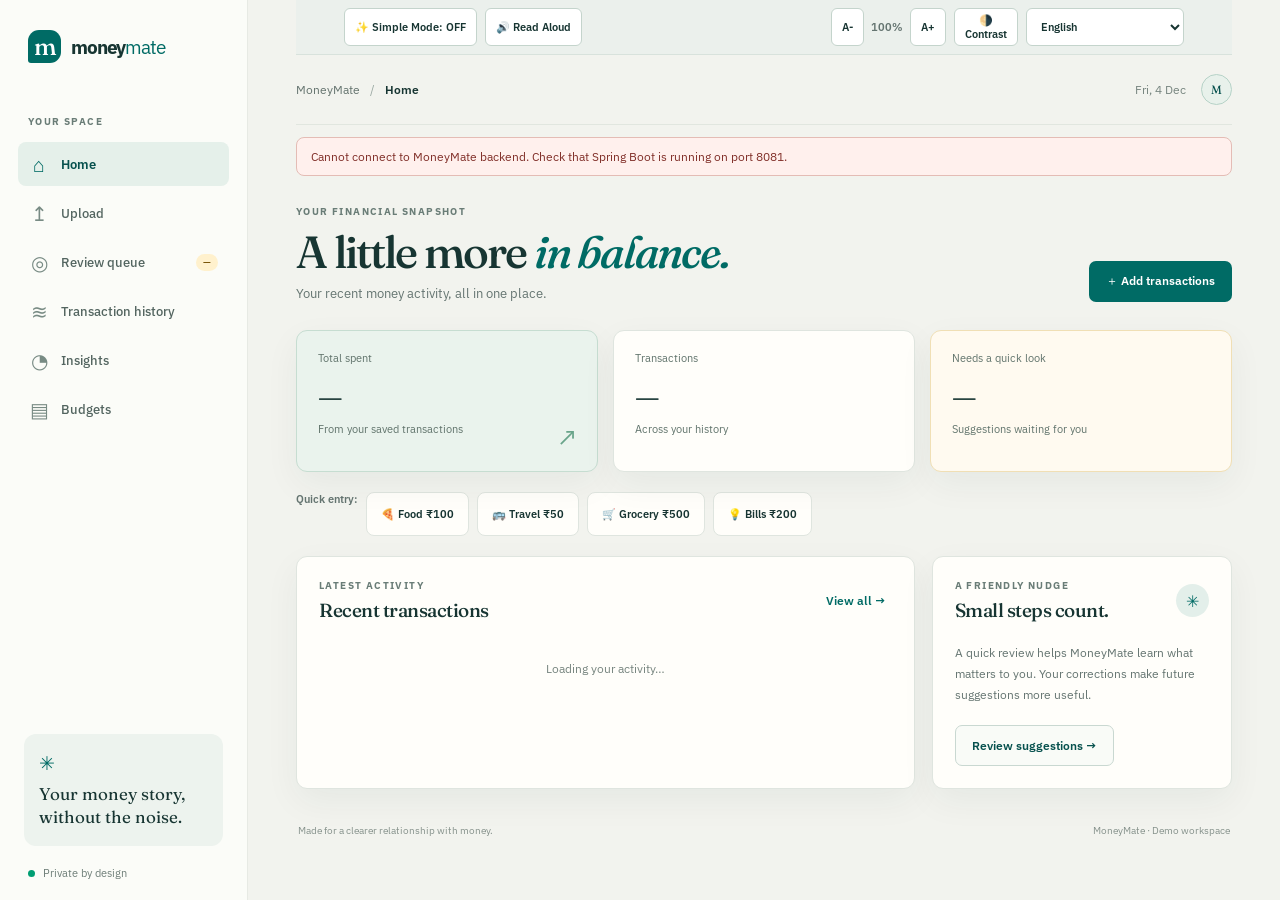
<file: frontend/index.html>
<!doctype html>
<html lang="en">
<head>
  <meta charset="utf-8">
  <meta name="viewport" content="width=device-width, initial-scale=1">
  <meta name="theme-color" content="#f2f3ee">
  <meta name="description" content="A calm, clear view of your everyday money.">
  <title>MoneyMate — money, in perspective</title>
  <link rel="preconnect" href="https://fonts.googleapis.com">
  <link rel="preconnect" href="https://fonts.gstatic.com" crossorigin>
  <link href="https://fonts.googleapis.com/css2?family=Fraunces:opsz,wght@9..144,500;9..144,600&family=IBM+Plex+Sans:wght@400;500;600;700&display=swap" rel="stylesheet">
  <link rel="stylesheet" href="styles.css">
  <script src="app.js" defer></script>
</head>
<body>
<div class="app-shell">
  <aside class="sidebar" aria-label="Main navigation">
    <a class="brand" href="#home" aria-label="MoneyMate home">
      <span class="brand-mark" aria-hidden="true">m</span>
      <span>money<span class="brand-light">mate</span></span>
    </a>
    <p class="nav-caption">YOUR SPACE</p>
    <nav class="primary-nav">
      <button class="nav-link is-active" data-screen="home" aria-current="page"><span>⌂</span> Home</button>
      <button class="nav-link" data-screen="upload"><span>↥</span> Upload</button>
      <button class="nav-link" data-screen="review"><span>◎</span> Review queue <span class="nav-count" id="review-count">—</span></button>
      <button class="nav-link" data-screen="history"><span>≋</span> Transaction history</button>
      <button class="nav-link" data-screen="insights"><span>◔</span> Insights</button>
      <button class="nav-link" data-screen="budgets"><span>▤</span> Budgets</button>
    </nav>
    <div class="sidebar-note"><span class="note-icon">✳</span><p>Your money story,<br>without the noise.</p></div>
    <div class="sidebar-footer"><span class="online-dot"></span> Private by design</div>
  </aside>

  <main class="main-content">
    <aside aria-label="Accessibility settings" class="a11y-toolbar">
      <div class="a11y-group">
        <button id="btn-simple-mode" class="a11y-btn" aria-pressed="false" onclick="toggleSimpleMode()">✨ Simple Mode: OFF</button>
        <button id="btn-read-aloud" class="a11y-btn" onclick="toggleReadAloud()" aria-label="Read screen aloud">🔊 Read Aloud</button>
      </div>
      <div class="a11y-group">
        <div role="group" aria-label="Font size controls" style="display:flex;align-items:center;gap:4px">
          <button class="a11y-btn" onclick="adjustFontSize(-10)" aria-label="Decrease text size">A-</button>
          <span id="font-size-label" class="font-indicator">100%</span>
          <button class="a11y-btn" onclick="adjustFontSize(10)" aria-label="Increase text size">A+</button>
        </div>
        <button id="btn-contrast" class="a11y-btn" onclick="toggleHighContrast()">🌗 Contrast</button>
        <select id="lang-selector" onchange="changeLanguage(this.value)" aria-label="Interface language" class="a11y-select">
          <option value="en">English</option>
          <option value="hi">हिंदी (Hindi)</option>
          <option value="mr">मराठी (Marathi)</option>
          <option value="kn">ಕನ್ನಡ (Kannada)</option>
        </select>
      </div>
    </aside>

    <header class="topbar">
      <div class="breadcrumb">MoneyMate <span>/</span> <span id="current-section">Home</span></div>
      <div class="topbar-right"><span class="today-label" id="today-label"></span><span class="avatar" aria-label="Demo user">M</span></div>
    </header>
    <div id="notice" class="notice" role="status" aria-live="polite" hidden></div>

    <section class="screen is-visible" id="home-screen" aria-labelledby="home-title">
      <div class="page-heading">
        <div><p class="eyebrow">YOUR FINANCIAL SNAPSHOT</p><h1 id="home-title">A little more <em>in balance.</em></h1><p class="page-subtitle">Your recent money activity, all in one place.</p></div>
        <button class="button button-primary" data-go="upload">＋ Add transactions</button>
      </div>
      <div class="stat-grid" aria-label="Financial summary">
        <article class="stat-card stat-highlight"><span class="stat-label">Total spent <span id="home-spend-month"></span></span><strong id="home-spend" class="stat-value">—</strong><span class="stat-foot">From your saved transactions</span><span class="stat-decoration">↗</span></article>
        <article class="stat-card"><span class="stat-label">Transactions</span><strong id="home-transactions" class="stat-value">—</strong><span class="stat-foot">Across your history</span></article>
        <article class="stat-card stat-attention"><span class="stat-label">Needs a quick look</span><strong id="home-review" class="stat-value">—</strong><span class="stat-foot">Suggestions waiting for you</span></article>
      </div>
      <div class="quick-log-bar" aria-label="Quick manual transaction logging">
        <span style="font-size:11px;font-weight:600;color:var(--muted)">Quick entry:</span>
        <button type="button" onclick="quickAddTransaction('Food',100)" class="quick-log-btn">🍕 Food ₹100</button>
        <button type="button" onclick="quickAddTransaction('Travel',50)" class="quick-log-btn">🚌 Travel ₹50</button>
        <button type="button" onclick="quickAddTransaction('Groceries',500)" class="quick-log-btn">🛒 Grocery ₹500</button>
        <button type="button" onclick="quickAddTransaction('Bills',200)" class="quick-log-btn">💡 Bills ₹200</button>
      </div>
      <div class="content-grid" style="margin-top:20px">
        <section class="panel recent-panel" aria-labelledby="recent-title">
          <div class="panel-heading"><div><p class="eyebrow">LATEST ACTIVITY</p><h2 id="recent-title">Recent transactions</h2></div><button class="text-link" data-go="history">View all →</button></div>
          <div id="home-recent" class="transaction-list"><p class="loading-state">Loading your activity…</p></div>
        </section>
        <aside class="panel side-panel">
          <div class="panel-heading"><div><p class="eyebrow">A FRIENDLY NUDGE</p><h2>Small steps count.</h2></div><span class="round-icon">✳</span></div>
          <p class="nudge-copy">A quick review helps MoneyMate learn what matters to you. Your corrections make future suggestions more useful.</p>
          <button class="button button-secondary" data-go="review">Review suggestions →</button>
        </aside>
      </div>
    </section>

    <section class="screen" id="upload-screen" aria-labelledby="upload-title" hidden>
      <div class="page-heading"><div><p class="eyebrow">START WITH A STATEMENT</p><h1 id="upload-title">Bring it <em>all together.</em></h1><p class="page-subtitle">Upload one bank CSV. We’ll keep only the date, description, and amount.</p></div></div>
      <div class="upload-layout">
        <section class="panel upload-panel">
          <div id="drop-zone" class="drop-zone" tabindex="0" role="group" aria-label="Choose a CSV file or drop it here">
            <span class="upload-icon">↥</span><h2>Drop your CSV here</h2><p>or choose a file from your device</p>
            <button class="button button-primary" id="choose-file" type="button">Choose CSV</button>
            <input id="csv-file" type="file" accept=".csv,text/csv" aria-label="Choose bank CSV file" hidden>
            <p class="file-hint">CSV only · up to 5 MB · 1,000 transactions</p>
          </div>
          <div class="upload-progress" id="upload-progress" hidden>
            <div class="progress-copy"><span id="progress-label">Preparing your file…</span><span id="progress-percent">0%</span></div>
            <div class="progress-track" role="progressbar" aria-label="CSV upload progress" aria-valuemin="0" aria-valuemax="100" aria-valuenow="0"><span id="progress-fill"></span></div>
          </div>
          <div class="upload-result" id="upload-result" role="status" aria-live="polite" hidden></div>
          <div class="mapping-panel" id="mapping-panel" hidden>
            <div><p class="eyebrow">ONE QUICK SETUP</p><h2>Match your columns</h2><p class="muted">Choose the columns containing your transaction details.</p></div>
            <form id="mapping-form" class="mapping-grid">
              <label>Date column <select id="map-date" required></select></label>
              <label>Description column <select id="map-description" required></select></label>
              <label>Amount column <select id="map-amount"></select></label>
              <label>Debit column <select id="map-debit"></select></label>
              <label>Credit column <select id="map-credit"></select></label>
              <p class="mapping-hint">Use Amount, or select Debit and/or Credit.</p>
              <button class="button button-primary" type="submit">Retry with these columns →</button>
            </form>
          </div>
        </section>
        <aside class="upload-aside"><div class="tip-card"><span class="round-icon">i</span><h2>Your data stays yours.</h2><p>Only date, description, and amount are stored. Other columns in the statement are ignored.</p></div><a class="sample-link" href="sample-bank.csv" download>↓ Download a sample bank CSV</a></aside>
      </div>
    </section>

    <section class="screen" id="review-screen" aria-labelledby="review-title" hidden>
      <div class="page-heading"><div><p class="eyebrow">YOUR INPUT MAKES IT SMARTER</p><h1 id="review-title">A second <em>look.</em></h1><p class="page-subtitle">Confirm a suggestion or choose the category that fits best.</p></div></div>
      <section class="panel table-panel"><div class="panel-heading"><div><p class="eyebrow">NEEDS YOUR ATTENTION</p><h2>Review queue</h2></div><span id="queue-total" class="soft-pill">— items</span></div><div id="review-list"><p class="loading-state">Loading your review queue…</p></div></section>
    </section>

    <section class="screen" id="history-screen" aria-labelledby="history-title" hidden>
      <div class="page-heading"><div><p class="eyebrow">EVERY LITTLE THING, ACCOUNTED FOR</p><h1 id="history-title">Your <em>activity.</em></h1><p class="page-subtitle">A complete view of the transactions you’ve shared.</p></div><button class="button button-secondary" data-go="upload">＋ Upload CSV</button></div>
      <section class="panel table-panel"><div class="panel-heading"><div><p class="eyebrow">ALL TRANSACTIONS</p><h2>Transaction history</h2></div><span id="history-total" class="soft-pill">— items</span></div><div id="history-list"><p class="loading-state">Loading your transactions…</p></div></section>
    </section>

    <section class="screen" id="insights-screen" aria-labelledby="insights-title" hidden>
      <div class="page-heading">
        <div><p class="eyebrow">PATTERNS, NOT PRESSURE</p><h1 id="insights-title">Your money, <em>in perspective.</em></h1><p class="page-subtitle">Category totals for a month, with up to 12 months of context.</p></div>
        <label class="month-picker-label" for="insights-month">Month <select id="insights-month" aria-label="Choose insights month"><option value="">Loading months…</option></select></label>
      </div>
      <div class="insight-grid">
        <section class="panel chart-panel"><div class="panel-heading"><div><p class="eyebrow">BY CATEGORY</p><h2>Where it goes</h2></div></div><svg id="pie-chart" class="chart-svg" viewBox="0 0 260 220" role="img" aria-labelledby="pie-title pie-desc"><title id="pie-title">Spending by category</title><desc id="pie-desc">Spending totals by category.</desc></svg><div id="pie-legend" class="chart-legend"></div></section>
        <section class="panel chart-panel"><div class="panel-heading"><div><p class="eyebrow">MONTH BY MONTH</p><h2>The bigger picture</h2></div></div><svg id="bar-chart" class="chart-svg bar-chart" viewBox="0 0 520 250" role="img" aria-labelledby="bar-title bar-desc"><title id="bar-title">Monthly transaction totals</title><desc id="bar-desc">Monthly saved transaction totals.</desc></svg></section>
      </div>

      <!-- NEW: Financial Advisor -->
      <section class="panel table-panel advisor-panel" aria-labelledby="advisor-title" style="margin-top:20px">
        <div class="panel-heading">
          <div>
            <p class="eyebrow">PERSONALIZED GUIDANCE</p>
            <h2 id="advisor-title">Your Financial Advisor</h2>
            <p class="page-subtitle">Get spending and savings suggestions using your saved transactions, budgets, and goals.</p>
          </div>
        </div>
        <form id="advisor-form" class="budget-form">
          <label for="advisor-income">Monthly income (₹)</label>
          <input id="advisor-income" type="number" min="0" step="0.01" placeholder="e.g. 40000" required>
          <button class="button button-primary" type="submit" id="advisor-submit">Get my suggestions →</button>
        </form>
        <div id="advisor-tips-container" aria-live="polite" aria-atomic="false">
          <p class="loading-state">Enter your monthly income and request suggestions.</p>
        </div>
      </section>

      <section class="panel table-panel accessible-data" style="margin-top:20px"><div class="panel-heading"><div><p class="eyebrow">THE NUMBERS, CLEARLY</p><h2>Accessible data table</h2></div></div><div id="insight-table"><p class="loading-state">Loading your insights…</p></div></section>
    </section>

    <section class="screen" id="budgets-screen" aria-labelledby="budgets-title" hidden>
      <div class="page-heading"><div><p class="eyebrow">MAKE ROOM FOR WHAT MATTERS</p><h1 id="budgets-title">A plan that <em>fits.</em></h1><p class="page-subtitle">Set a weekly or monthly limit for a spending category.</p></div></div>
      <div class="budget-layout">
        <section class="panel budget-form-panel"><p class="eyebrow">CREATE A BUDGET</p><h2>A little intention goes a long way.</h2>
          <form id="budget-form" class="budget-form">
            <label for="budget-category">Category</label><select id="budget-category" required><option value="">Loading categories…</option></select>
            <label for="budget-limit">Limit <span class="label-note">(INR)</span></label><input id="budget-limit" type="number" min="1" step="0.01" placeholder="e.g. 5000" required>
            <label for="budget-period">Reset period</label><select id="budget-period"><option value="monthly">Monthly</option><option value="weekly">Weekly</option></select>
            <button class="button button-primary" type="submit">Save budget →</button>
          </form>
        </section>
        <section class="panel budget-list-panel"><div class="panel-heading"><div><p class="eyebrow">YOUR GUARDRAILS</p><h2>Budgets</h2></div><span id="budget-total" class="soft-pill">— budgets</span></div><div id="budget-list"><p class="loading-state">Loading your budgets…</p></div></section>
      </div>
    </section>

    <footer class="page-footer"><span>Made for a clearer relationship with money.</span><span>MoneyMate · Demo workspace</span></footer>
  </main>
</div>
</body>
</html>
</file>
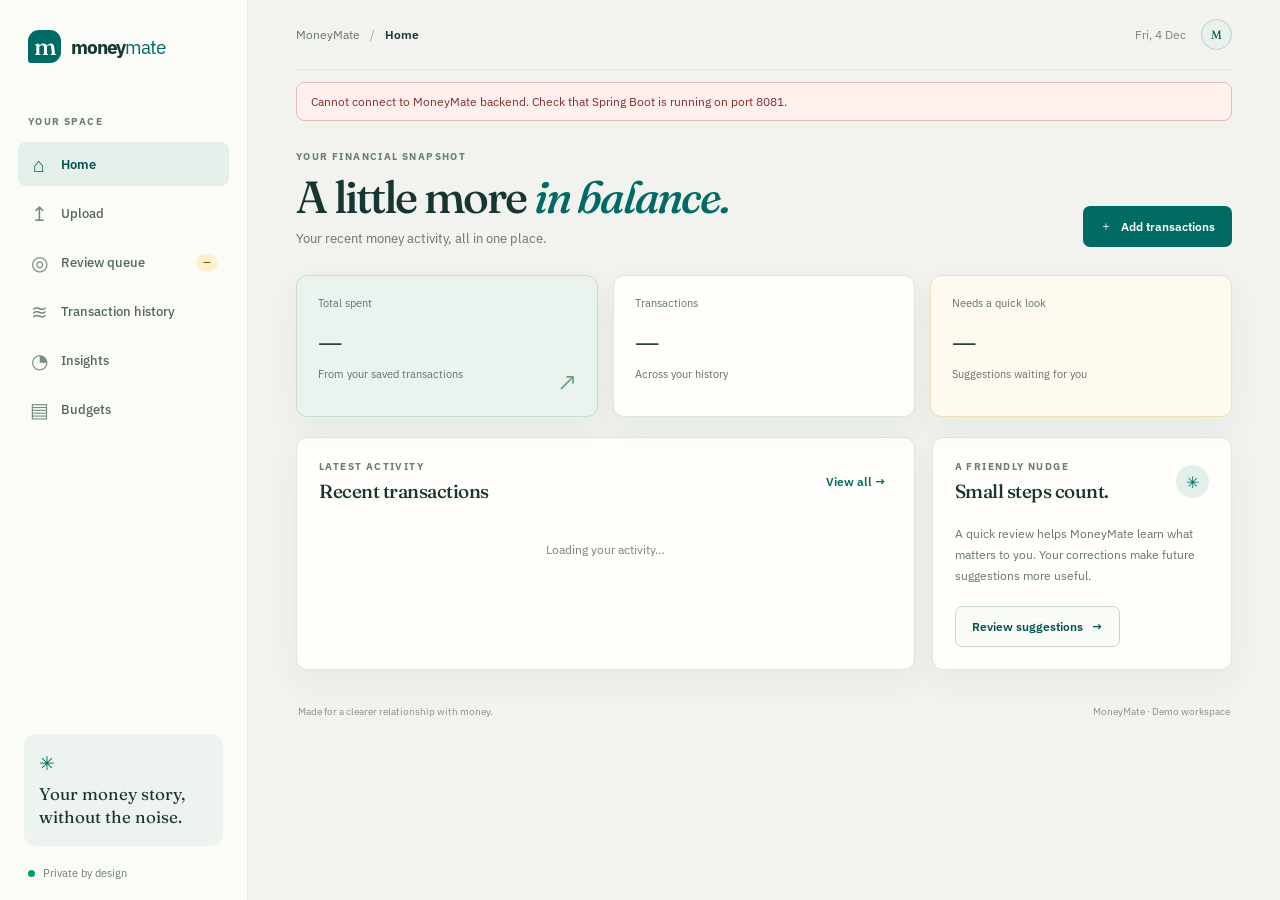
<file: frontend/index_backup.html>
<!doctype html>
<html lang="en">
<head>
  <meta charset="utf-8">
  <meta name="viewport" content="width=device-width, initial-scale=1">
  <meta name="theme-color" content="#f2f3ee">
  <meta name="description" content="A calm, clear view of your everyday money.">
  <title>MoneyMate — money, in perspective</title>
  <link rel="preconnect" href="https://fonts.googleapis.com">
  <link rel="preconnect" href="https://fonts.gstatic.com" crossorigin>
  <link href="https://fonts.googleapis.com/css2?family=Fraunces:opsz,wght@9..144,500;9..144,600&family=IBM+Plex+Sans:wght@400;500;600;700&display=swap" rel="stylesheet">
  <link rel="stylesheet" href="styles.css">
  <script src="app.js" defer></script>
</head>
<body>
  <div class="app-shell">
    <aside class="sidebar" aria-label="Main navigation">
      <a class="brand" href="#home" aria-label="MoneyMate home">
        <span class="brand-mark" aria-hidden="true">m</span>
        <span>money<span class="brand-light">mate</span></span>
      </a>
      <p class="nav-caption">YOUR SPACE</p>
      <nav class="primary-nav">
        <button class="nav-link is-active" data-screen="home" aria-current="page"><span aria-hidden="true">⌂</span> Home</button>
        <button class="nav-link" data-screen="upload"><span aria-hidden="true">↥</span> Upload</button>
        <button class="nav-link" data-screen="review"><span aria-hidden="true">◎</span> Review queue <span class="nav-count" id="review-count">—</span></button>
        <button class="nav-link" data-screen="history"><span aria-hidden="true">≋</span> Transaction history</button>
        <button class="nav-link" data-screen="insights"><span aria-hidden="true">◔</span> Insights</button>
        <button class="nav-link" data-screen="budgets"><span aria-hidden="true">▤</span> Budgets</button>
      </nav>
      <div class="sidebar-note">
        <span class="note-icon" aria-hidden="true">✳</span>
        <p>Your money story,<br>without the noise.</p>
      </div>
      <div class="sidebar-footer"><span class="online-dot" aria-hidden="true"></span> Private by design</div>
    </aside>

    <main class="main-content">
      <header class="topbar">
        <div class="breadcrumb">MoneyMate <span aria-hidden="true">/</span> <span id="current-section">Home</span></div>
        <div class="topbar-right"><span class="today-label" id="today-label"></span><span class="avatar" aria-label="Demo user">M</span></div>
      </header>
      <div id="notice" class="notice" role="status" aria-live="polite" hidden></div>

      <section class="screen is-visible" id="home-screen" aria-labelledby="home-title">
        <div class="page-heading">
          <div><p class="eyebrow">YOUR FINANCIAL SNAPSHOT</p><h1 id="home-title">A little more <em>in balance.</em></h1><p class="page-subtitle">Your recent money activity, all in one place.</p></div>
          <button class="button button-primary" data-go="upload"><span aria-hidden="true">＋</span> Add transactions</button>
        </div>
        <div class="stat-grid" aria-label="Financial summary">
          <article class="stat-card stat-highlight"><span class="stat-label">Total spent <span id="home-spend-month"></span></span><strong id="home-spend" class="stat-value">—</strong><span class="stat-foot">From your saved transactions</span><span class="stat-decoration" aria-hidden="true">↗</span></article>
          <article class="stat-card"><span class="stat-label">Transactions</span><strong id="home-transactions" class="stat-value">—</strong><span class="stat-foot">Across your history</span></article>
          <article class="stat-card stat-attention"><span class="stat-label">Needs a quick look</span><strong id="home-review" class="stat-value">—</strong><span class="stat-foot">Suggestions waiting for you</span></article>
        </div>
        <div class="content-grid">
          <section class="panel recent-panel" aria-labelledby="recent-title">
            <div class="panel-heading"><div><p class="eyebrow">LATEST ACTIVITY</p><h2 id="recent-title">Recent transactions</h2></div><button class="text-link" data-go="history">View all <span aria-hidden="true">→</span></button></div>
            <div id="home-recent" class="transaction-list"><p class="loading-state">Loading your activity…</p></div>
          </section>
          <aside class="panel side-panel">
            <div class="panel-heading"><div><p class="eyebrow">A FRIENDLY NUDGE</p><h2>Small steps count.</h2></div><span class="round-icon" aria-hidden="true">✳</span></div>
            <p class="nudge-copy">A quick review helps MoneyMate learn what matters to you. Your corrections make future suggestions more useful.</p>
            <button class="button button-secondary" data-go="review">Review suggestions <span aria-hidden="true">→</span></button>
          </aside>
        </div>
      </section>

      <section class="screen" id="upload-screen" aria-labelledby="upload-title" hidden>
        <div class="page-heading"><div><p class="eyebrow">START WITH A STATEMENT</p><h1 id="upload-title">Bring it <em>all together.</em></h1><p class="page-subtitle">Upload one bank CSV. We’ll keep only the date, description, and amount.</p></div></div>
        <div class="upload-layout">
          <section class="panel upload-panel">
            <div id="drop-zone" class="drop-zone" tabindex="0" role="group" aria-label="Choose a CSV file or drop it here">
              <span class="upload-icon" aria-hidden="true">↥</span>
              <h2>Drop your CSV here</h2><p>or choose a file from your device</p>
              <button class="button button-primary" id="choose-file" type="button">Choose CSV</button>
              <input id="csv-file" type="file" accept=".csv,text/csv" aria-label="Choose bank CSV file" hidden>
              <p class="file-hint">CSV only · up to 5 MB · 1,000 transactions</p>
            </div>
            <div class="upload-progress" id="upload-progress" hidden>
              <div class="progress-copy"><span id="progress-label">Preparing your file…</span><span id="progress-percent">0%</span></div>
              <div class="progress-track" role="progressbar" aria-label="CSV upload progress" aria-valuemin="0" aria-valuemax="100" aria-valuenow="0"><span id="progress-fill"></span></div>
            </div>
            <div class="upload-result" id="upload-result" role="status" aria-live="polite" hidden></div>
            <div class="mapping-panel" id="mapping-panel" hidden>
              <div><p class="eyebrow">ONE QUICK SETUP</p><h2>Match your columns</h2><p class="muted">We couldn’t recognize the headers automatically. Choose the columns that contain your transaction details.</p></div>
              <form id="mapping-form" class="mapping-grid">
                <label>Date column <select id="map-date" required></select></label>
                <label>Description column <select id="map-description" required></select></label>
                <label>Amount column <select id="map-amount"></select></label>
                <label>Debit column <select id="map-debit"></select></label>
                <label>Credit column <select id="map-credit"></select></label>
                <p class="mapping-hint">Use Amount, or select Debit and/or Credit.</p>
                <button class="button button-primary" type="submit">Retry with these columns <span aria-hidden="true">→</span></button>
              </form>
            </div>
          </section>
          <aside class="upload-aside"><div class="tip-card"><span class="round-icon" aria-hidden="true">i</span><h2>Your data stays yours.</h2><p>Only date, description, and amount are stored. Other columns in the statement are ignored.</p></div><a class="sample-link" href="sample-bank.csv" download><span aria-hidden="true">↓</span> Download a sample bank CSV</a></aside>
        </div>
      </section>

      <section class="screen" id="review-screen" aria-labelledby="review-title" hidden>
        <div class="page-heading"><div><p class="eyebrow">YOUR INPUT MAKES IT SMARTER</p><h1 id="review-title">A second <em>look.</em></h1><p class="page-subtitle">Confirm a suggestion or choose the category that fits best.</p></div></div>
        <section class="panel table-panel"><div class="panel-heading"><div><p class="eyebrow">NEEDS YOUR ATTENTION</p><h2>Review queue</h2></div><span id="queue-total" class="soft-pill">— items</span></div><div id="review-list"><p class="loading-state">Loading your review queue…</p></div></section>
      </section>

      <section class="screen" id="history-screen" aria-labelledby="history-title" hidden>
        <div class="page-heading"><div><p class="eyebrow">EVERY LITTLE THING, ACCOUNTED FOR</p><h1 id="history-title">Your <em>activity.</em></h1><p class="page-subtitle">A complete view of the transactions you’ve shared.</p></div><button class="button button-secondary" data-go="upload">＋ Upload CSV</button></div>
        <section class="panel table-panel"><div class="panel-heading"><div><p class="eyebrow">ALL TRANSACTIONS</p><h2>Transaction history</h2></div><span id="history-total" class="soft-pill">— items</span></div><div id="history-list"><p class="loading-state">Loading your transactions…</p></div></section>
      </section>

      <section class="screen" id="insights-screen" aria-labelledby="insights-title" hidden>
        <div class="page-heading"><div><p class="eyebrow">PATTERNS, NOT PRESSURE</p><h1 id="insights-title">Your money, <em>in perspective.</em></h1><p class="page-subtitle">Category totals for a month, with up to 12 months of context.</p></div><label class="month-picker-label" for="insights-month">Month <select id="insights-month" aria-label="Choose insights month"><option value="">Loading months…</option></select></label></div>
        <div class="insight-grid">
          <section class="panel chart-panel"><div class="panel-heading"><div><p class="eyebrow">BY CATEGORY</p><h2>Where it goes</h2></div></div><svg id="pie-chart" class="chart-svg" viewBox="0 0 260 220" role="img" aria-labelledby="pie-title pie-desc"><title id="pie-title">Spending by category</title><desc id="pie-desc">A pie chart of saved transaction totals by category.</desc></svg><div id="pie-legend" class="chart-legend"></div></section>
          <section class="panel chart-panel"><div class="panel-heading"><div><p class="eyebrow">MONTH BY MONTH</p><h2>The bigger picture</h2></div></div><svg id="bar-chart" class="chart-svg bar-chart" viewBox="0 0 520 250" role="img" aria-labelledby="bar-title bar-desc"><title id="bar-title">Monthly transaction totals</title><desc id="bar-desc">A bar chart of monthly saved transaction totals.</desc></svg></section>
        </div>
        <section class="panel table-panel accessible-data"><div class="panel-heading"><div><p class="eyebrow">THE NUMBERS, CLEARLY</p><h2>Accessible data table</h2></div></div><div id="insight-table"><p class="loading-state">Loading your insights…</p></div></section>
      </section>

      <section class="screen" id="budgets-screen" aria-labelledby="budgets-title" hidden>
        <div class="page-heading"><div><p class="eyebrow">MAKE ROOM FOR WHAT MATTERS</p><h1 id="budgets-title">A plan that <em>fits.</em></h1><p class="page-subtitle">Set a weekly or monthly limit for a spending category.</p></div></div>
        <div class="budget-layout">
          <section class="panel budget-form-panel"><p class="eyebrow">CREATE A BUDGET</p><h2>A little intention goes a long way.</h2>
            <form id="budget-form" class="budget-form">
              <label for="budget-category">Category</label><select id="budget-category" required><option value="">Loading categories…</option></select>
              <label for="budget-limit">Limit <span class="label-note">(INR)</span></label><input id="budget-limit" type="number" min="1" step="0.01" placeholder="e.g. 5,000" required>
              <label for="budget-period">Reset period</label><select id="budget-period"><option value="monthly">Monthly</option><option value="weekly">Weekly</option></select>
              <button class="button button-primary" type="submit">Save budget <span aria-hidden="true">→</span></button>
            </form>
          </section>
          <section class="panel budget-list-panel"><div class="panel-heading"><div><p class="eyebrow">YOUR GUARDRAILS</p><h2>Budgets</h2></div><span id="budget-total" class="soft-pill">— budgets</span></div><div id="budget-list"><p class="loading-state">Loading your budgets…</p></div></section>
        </div>
      </section>
      <footer class="page-footer"><span>Made for a clearer relationship with money.</span><span>MoneyMate <span aria-hidden="true">·</span> Demo workspace</span></footer>
    </main>
  </div>
</body>
</html>
</file>
<file: frontend/styles.css>
:root {
  color-scheme: light;
  --canvas: #f2f3ee;
  --paper: #fffefa;
  --ink: #173532;
  --muted: #657571;
  --line: #dfe5df;
  --teal: #006b65;
  --teal-dark: #07514e;
  --teal-soft: #e3efea;
  --marigold: #e69f00;
  --marigold-soft: #fff1cd;
  --rose: #a84e43;
  --shadow: 0 12px 35px rgba(22, 53, 48, .055);
  font-family: "IBM Plex Sans", sans-serif;
  background: var(--canvas);
  color: var(--ink);
  font-synthesis: none;
  text-rendering: optimizeLegibility;
}

* { box-sizing: border-box; }
body { margin: 0; min-width: 320px; background: var(--canvas); }
button, input, select { font: inherit; }
button { cursor: pointer; }
button:focus-visible, input:focus-visible, select:focus-visible, a:focus-visible, [tabindex]:focus-visible { outline: 3px solid #e69f00; outline-offset: 3px; }
a { color: var(--teal-dark); }
.app-shell { min-height: 100vh; }
.sidebar { position: fixed; inset: 0 auto 0 0; z-index: 5; display: flex; flex-direction: column; width: 248px; padding: 30px 18px 20px; background: #fbfcf8; border-right: 1px solid #e7eae4; }
.brand { display: flex; align-items: center; gap: 10px; padding: 0 10px; color: var(--ink); text-decoration: none; font-size: 19px; font-weight: 700; letter-spacing: -.06em; }
.brand-light { color: var(--teal); font-weight: 400; }
.brand-mark { display: grid; width: 33px; height: 33px; place-items: center; border-radius: 11px 11px 11px 3px; background: var(--teal); color: white; font-family: Fraunces, serif; font-size: 24px; font-weight: 500; }
.nav-caption, .eyebrow { color: #6a7d77; font-size: 10px; font-weight: 700; letter-spacing: .14em; }
.nav-caption { margin: 52px 10px 14px; }
.primary-nav { display: grid; gap: 5px; }
.nav-link { display: flex; align-items: center; gap: 12px; min-height: 44px; padding: 0 11px; border: 0; border-radius: 8px; background: transparent; color: #536560; text-align: left; font-size: 13px; font-weight: 500; transition: background .15s ease, color .15s ease; }
.nav-link > span:first-child { display: inline-grid; width: 20px; place-items: center; color: #788b84; font-size: 20px; }
.nav-link:hover { background: #edf2ec; color: var(--ink); }
.nav-link.is-active { background: #e5f0ea; color: var(--teal-dark); font-weight: 600; }
.nav-link.is-active > span:first-child { color: var(--teal); }
.nav-count { margin-left: auto; min-width: 22px; padding: 2px 6px; border-radius: 10px; background: var(--marigold-soft); color: #744f00; text-align: center; font-size: 10px; }
.sidebar-note { margin: auto 6px 20px; padding: 17px 15px; border-radius: 12px; background: #edf3ee; }
.note-icon { color: var(--teal); font-size: 19px; }
.sidebar-note p { margin: 8px 0 0; font-family: Fraunces, serif; font-size: 17px; line-height: 1.35; }
.sidebar-footer { display: flex; align-items: center; gap: 8px; padding: 0 10px; color: #6d7d77; font-size: 11px; }
.online-dot { width: 7px; height: 7px; border-radius: 50%; background: #009e73; }
.main-content { max-width: 1600px; min-height: 100vh; margin-left: 248px; padding: 0 48px 22px; }
.topbar { display: flex; align-items: center; justify-content: space-between; height: 70px; border-bottom: 1px solid #e1e6df; color: #64736e; font-size: 12px; }
.breadcrumb { display: flex; gap: 10px; align-items: center; }
.breadcrumb span:first-child { color: #9aa8a2; }
.breadcrumb span:last-child { color: var(--ink); font-weight: 600; }
.topbar-right { display: flex; align-items: center; gap: 15px; }
.today-label { color: #77857f; }
.avatar { display: grid; width: 31px; height: 31px; place-items: center; border: 1px solid #b6d2c7; border-radius: 50%; background: #e8f1eb; color: var(--teal-dark); font-family: Fraunces, serif; }
.screen { padding-top: 39px; animation: arrive .24s ease-out; }
.screen[hidden] { display: none; }
@keyframes arrive { from { opacity: .5; transform: translateY(4px); } to { opacity: 1; transform: translateY(0); } }
.page-heading { display: flex; align-items: end; justify-content: space-between; gap: 20px; margin-bottom: 28px; }
.month-picker-label { display: grid; gap: 6px; min-width: 165px; color: #51655d; font-size: 10px; font-weight: 600; }
.eyebrow { margin: 0 0 10px; }
h1, h2, p { margin-top: 0; }
h1 { margin-bottom: 9px; font-family: Fraunces, Georgia, serif; font-size: clamp(32px, 4vw, 45px); font-weight: 500; letter-spacing: -.045em; line-height: 1.07; }
h1 em { color: var(--teal); font-weight: 500; }
h2 { margin-bottom: 0; font-family: Fraunces, Georgia, serif; font-size: 21px; font-weight: 500; letter-spacing: -.025em; }
.page-subtitle { margin-bottom: 0; color: var(--muted); font-size: 13px; }
.button { display: inline-flex; align-items: center; justify-content: center; gap: 9px; min-height: 41px; padding: 0 16px; border: 1px solid transparent; border-radius: 7px; text-decoration: none; font-size: 12px; font-weight: 600; white-space: nowrap; transition: background .15s ease, transform .15s ease; }
.button:hover { transform: translateY(-1px); }
.button-primary { background: var(--teal); color: white; }
.button-primary:hover { background: var(--teal-dark); }
.button-secondary { border-color: #c9d8d1; background: #f9fbf7; color: var(--teal-dark); }
.button-secondary:hover { background: var(--teal-soft); }
.stat-grid { display: grid; grid-template-columns: repeat(3, minmax(0, 1fr)); gap: 15px; margin-bottom: 20px; }
.stat-card { position: relative; overflow: hidden; min-height: 142px; padding: 20px 21px; border: 1px solid var(--line); border-radius: 11px; background: var(--paper); box-shadow: var(--shadow); }
.stat-highlight { border-color: #c6ddd1; background: #eaf3ed; }
.stat-attention { background: #fffaf0; border-color: #f0dfb5; }
.stat-label, .stat-foot { display: block; color: #60736b; font-size: 11px; }
.stat-value { display: block; margin: 13px 0 7px; font-family: Fraunces, Georgia, serif; font-size: 30px; font-weight: 500; letter-spacing: -.04em; }
.stat-decoration { position: absolute; right: 19px; bottom: 17px; color: #69a48a; font-size: 26px; }
.content-grid { display: grid; grid-template-columns: minmax(0, 1.75fr) minmax(240px, .85fr); gap: 17px; }
.panel { min-width: 0; border: 1px solid var(--line); border-radius: 11px; background: var(--paper); box-shadow: var(--shadow); }
.recent-panel, .side-panel, .chart-panel, .budget-form-panel, .budget-list-panel { padding: 22px; }
.panel-heading { display: flex; align-items: center; justify-content: space-between; gap: 14px; margin-bottom: 17px; }
.panel-heading .eyebrow { margin-bottom: 6px; }
.panel-heading h2 { font-size: 19px; }
.text-link { border: 0; background: none; color: var(--teal); font-size: 12px; font-weight: 600; }
.text-link:hover, .sample-link:hover { color: #003f3b; text-decoration: underline; }
.transaction-list { display: grid; }
.transaction-row { display: flex; align-items: center; gap: 12px; min-height: 64px; border-top: 1px solid #edf0eb; }
.category-dot { flex: 0 0 auto; width: 9px; height: 9px; border-radius: 3px; background: var(--teal); }
.transaction-main { min-width: 0; flex: 1; }
.transaction-description { overflow: hidden; margin: 0 0 4px; color: #263f3a; text-overflow: ellipsis; white-space: nowrap; font-size: 12px; font-weight: 600; }
.transaction-meta { display: flex; gap: 7px; color: #77857f; font-size: 10px; }
.transaction-amount { margin-left: 8px; color: var(--ink); white-space: nowrap; font-size: 12px; font-weight: 600; }
.status-pill, .soft-pill { display: inline-flex; align-items: center; min-height: 23px; padding: 3px 8px; border-radius: 20px; background: #ebf1ec; color: #47645a; font-size: 9px; font-weight: 600; text-transform: capitalize; }
.status-soft, .status-unverified, .soft-pill { background: var(--marigold-soft); color: #775600; }
.nudge-copy { margin: 20px 0; color: var(--muted); font-size: 12px; line-height: 1.75; }
.round-icon { display: grid; width: 33px; height: 33px; place-items: center; border-radius: 50%; background: var(--teal-soft); color: var(--teal); font-weight: 600; }
.notice { position: sticky; top: 8px; z-index: 4; margin: 12px 0 -10px; padding: 11px 14px; border: 1px solid #c9ded2; border-radius: 8px; background: #e7f2e9; color: #245a43; font-size: 12px; }
.notice.is-error { border-color: #e4bcb5; background: #fff0ed; color: #812f29; }
.notice[hidden] { display: none; }
.upload-layout { display: grid; grid-template-columns: minmax(0, 1.7fr) minmax(210px, .75fr); align-items: start; gap: 18px; }
.upload-panel { padding: 22px; }
.drop-zone { display: grid; justify-items: center; padding: 43px 20px 34px; border: 1px dashed #9db9ad; border-radius: 9px; background: #f7faf6; text-align: center; transition: background .15s ease, border .15s ease; }
.drop-zone.is-dragging { border-color: var(--teal); background: #e9f4ec; }
.upload-icon { display: grid; width: 47px; height: 47px; margin-bottom: 15px; place-items: center; border-radius: 50%; background: #e4f0e9; color: var(--teal); font-size: 25px; }
.drop-zone h2 { margin-bottom: 6px; }
.drop-zone p { margin-bottom: 16px; color: var(--muted); font-size: 12px; }
.drop-zone .file-hint { margin: 15px 0 0; color: #7c8984; font-size: 10px; }
.progress-copy { display: flex; justify-content: space-between; margin: 18px 0 7px; color: #526760; font-size: 11px; }
.progress-track { overflow: hidden; height: 7px; border-radius: 8px; background: #e8ede7; }
.progress-track span { display: block; width: 0; height: 100%; border-radius: inherit; background: var(--teal); transition: width .25s ease; }
.upload-result { margin-top: 15px; color: var(--teal-dark); font-size: 12px; }
.mapping-panel { display: grid; grid-template-columns: .9fr 1.1fr; gap: 23px; margin-top: 25px; padding-top: 24px; border-top: 1px solid var(--line); }
.mapping-panel h2 { margin-bottom: 8px; }
.muted, .mapping-hint { color: var(--muted); font-size: 11px; line-height: 1.6; }
.mapping-grid { display: grid; grid-template-columns: repeat(2, minmax(0, 1fr)); gap: 10px; }
.mapping-grid label, .budget-form label { display: grid; gap: 6px; color: #51655d; font-size: 10px; font-weight: 600; }
input, select { width: 100%; min-height: 38px; padding: 0 10px; border: 1px solid #d4ded7; border-radius: 6px; background: #fff; color: var(--ink); font-size: 12px; }
.mapping-grid .mapping-hint { grid-column: 1 / -1; margin: 0; }
.mapping-grid button { grid-column: 1 / -1; justify-self: start; }
.upload-aside { display: grid; gap: 14px; }
.tip-card { padding: 20px; border: 1px solid #d9e5da; border-radius: 10px; background: #eaf2e9; }
.tip-card h2 { margin: 15px 0 8px; font-size: 18px; }
.tip-card p { margin: 0; color: #556b61; font-size: 11px; line-height: 1.7; }
.sample-link { display: flex; gap: 8px; align-items: center; padding: 12px 3px; color: var(--teal); text-decoration: none; font-size: 11px; font-weight: 600; }
.table-panel { padding: 22px; }
.table-wrap { overflow-x: auto; width: 100%; }
table { width: 100%; border-collapse: collapse; text-align: left; }
th { padding: 11px 10px; border-bottom: 1px solid #dde5de; color: #687b73; font-size: 9px; font-weight: 700; letter-spacing: .1em; text-transform: uppercase; }
td { padding: 13px 10px; border-bottom: 1px solid #edf0eb; color: #344c45; font-size: 11px; vertical-align: middle; }
tr:last-child td { border-bottom: 0; }
.review-controls { display: flex; gap: 7px; align-items: center; min-width: 210px; }
.review-controls select { min-width: 120px; min-height: 33px; }
.review-controls .button { min-height: 33px; padding: 0 10px; font-size: 10px; }
.empty-state, .loading-state { padding: 22px 8px; color: #77857f; text-align: center; font-size: 12px; }
.insight-grid { display: grid; grid-template-columns: minmax(260px, .8fr) minmax(0, 1.25fr); gap: 17px; }
.chart-svg { display: block; width: 100%; max-height: 245px; }
.bar-chart { min-height: 218px; }
.chart-legend { display: flex; flex-wrap: wrap; gap: 8px 14px; justify-content: center; margin-top: 6px; }
.legend-item { display: flex; align-items: center; gap: 6px; color: #596e66; font-size: 10px; }
.legend-swatch { width: 8px; height: 8px; border-radius: 2px; }
.accessible-data { margin-top: 18px; }
.chart-grid-line { stroke: #e2e8e1; stroke-width: 1; }
.chart-axis { fill: #6b7d75; font-family: "IBM Plex Sans", sans-serif; font-size: 10px; }
.budget-layout { display: grid; grid-template-columns: minmax(240px, .8fr) minmax(0, 1.35fr); align-items: start; gap: 17px; }
.budget-form-panel > h2 { max-width: 270px; margin-bottom: 22px; line-height: 1.25; }
.budget-form { display: grid; gap: 9px; }
.budget-form input, .budget-form select { margin-bottom: 8px; }
.budget-form .button { justify-self: start; margin-top: 8px; }
.label-note { color: #7b8983; font-weight: 400; }
.budget-item { display: flex; align-items: center; gap: 12px; padding: 13px 0; border-top: 1px solid #edf0eb; }
.budget-item-info { min-width: 0; flex: 1; }
.budget-item-name { margin-bottom: 4px; color: #314a43; font-size: 12px; font-weight: 600; }
.budget-item-period { color: #7a8982; font-size: 10px; text-transform: capitalize; }
.budget-limit { color: #314a43; font-size: 11px; font-weight: 600; white-space: nowrap; }
.icon-button { width: 31px; height: 31px; border: 1px solid #e0e6df; border-radius: 6px; background: transparent; color: #65756f; }
.icon-button:hover { border-color: #d08a7c; background: #fff1ed; color: var(--rose); }
.page-footer { display: flex; justify-content: space-between; gap: 15px; padding: 35px 2px 10px; color: #85918b; font-size: 10px; }
.sr-only { position: absolute; overflow: hidden; width: 1px; height: 1px; padding: 0; border: 0; clip: rect(0, 0, 0, 0); white-space: nowrap; clip-path: inset(50%); }

@media (max-width: 1050px) {
  .sidebar { width: 215px; }
  .main-content { margin-left: 215px; padding-right: 28px; padding-left: 28px; }
  .mapping-panel { grid-template-columns: 1fr; gap: 12px; }
}
@media (max-width: 760px) {
  .sidebar { position: sticky; top: 0; inset: auto; width: 100%; height: auto; padding: 11px 12px 9px; border-right: 0; border-bottom: 1px solid #e4e9e2; }
  .brand { padding: 0 4px 10px; font-size: 16px; }
  .brand-mark { width: 28px; height: 28px; font-size: 20px; }
  .nav-caption, .sidebar-note, .sidebar-footer { display: none; }
  .primary-nav { display: flex; overflow-x: auto; gap: 4px; scrollbar-width: thin; }
  .nav-link { flex: 0 0 auto; min-height: 36px; gap: 5px; padding: 0 8px; font-size: 10px; }
  .nav-link > span:first-child { width: 15px; font-size: 15px; }
  .nav-count { min-width: 18px; padding: 2px 4px; }
  .main-content { margin: 0; padding: 0 17px 18px; }
  .topbar { height: 52px; }
  .today-label { display: none; }
  .screen { padding-top: 28px; }
  .page-heading { align-items: start; flex-direction: column; gap: 16px; margin-bottom: 20px; }
  h1 { font-size: 34px; }
  .stat-grid { grid-template-columns: 1fr 1fr; gap: 9px; }
  .stat-card { min-height: 125px; padding: 15px; }
  .stat-card:first-child { grid-column: 1 / -1; }
  .stat-value { font-size: 25px; }
  .content-grid, .upload-layout, .insight-grid, .budget-layout { grid-template-columns: 1fr; }
  .upload-panel, .recent-panel, .side-panel, .chart-panel, .table-panel, .budget-form-panel, .budget-list-panel { padding: 16px; }
  .mapping-grid { grid-template-columns: 1fr 1fr; }
  .page-footer { flex-direction: column; padding-top: 25px; }
}
@media (prefers-reduced-motion: reduce) {
  *, *::before, *::after { scroll-behavior: auto !important; animation-duration: .01ms !important; animation-iteration-count: 1 !important; transition-duration: .01ms !important; }
}

/* ==========================================================================
   FIXED ACCESSIBILITY, FONT RESIZING & HIGH CONTRAST STYLES
   ========================================================================== */

/* Accessibility Top Bar */
.a11y-toolbar {
  display: flex;
  align-items: center;
  justify-content: space-between;
  gap: 12px;
  padding: 8px 48px;
  background: #ebf0ec;
  border-bottom: 1px solid #d8e2dc;
  font-size: 11px;
}

.a11y-group {
  display: flex;
  align-items: center;
  gap: 8px;
}

.a11y-btn, .a11y-select {
  min-height: 38px;
  padding: 4px 10px;
  border: 1px solid #c4d4cc;
  border-radius: 6px;
  background: #fff;
  color: var(--ink);
  font-size: 11px;
  font-weight: 600;
}

.a11y-btn:hover, .a11y-select:hover {
  background: var(--teal-soft);
  border-color: var(--teal);
}

.font-indicator {
  font-size: 11px;
  font-weight: 600;
  color: var(--muted);
  min-width: 38px;
  text-align: center;
}

/* Simple Mode UI Scaler */
body.mode-simple {
  font-size: 125%;
}

body.mode-simple button,
body.mode-simple input,
body.mode-simple select,
body.mode-simple .nav-link {
  min-height: 48px !important;
  font-size: 14px !important;
}

body.mode-simple h1 {
  font-size: 42px !important;
}

body.mode-simple .stat-value {
  font-size: 38px !important;
}

/* Font Resizing Trigger */
body.font-scaled h1, 
body.font-scaled h2, 
body.font-scaled p, 
body.font-scaled span, 
body.font-scaled button, 
body.font-scaled td, 
body.font-scaled th,
body.font-scaled label {
  font-size: 1.15em !important;
}

/* High Contrast Mode - Keeps cards, charts, and borders visible */
body.theme-high-contrast {
  --canvas: #0a0a0a !important;
  --paper: #181818 !important;
  --ink: #ffffff !important;
  --muted: #d0d0d0 !important;
  --line: #ffffff !important;
  --teal: #ffff00 !important;
  --teal-dark: #ffff00 !important;
  --teal-soft: #262600 !important;
  --marigold-soft: #332b00 !important;
  --shadow: none !important;
}

body.theme-high-contrast .panel,
body.theme-high-contrast .stat-card,
body.theme-high-contrast .transaction-row,
body.theme-high-contrast .sidebar {
  border: 2px solid #ffffff !important;
  background-color: #121212 !important;
}

body.theme-high-contrast button {
  border: 2px solid #ffffff !important;
  color: #ffffff !important;
}

body.theme-high-contrast .button-primary {
  background-color: #ffff00 !important;
  color: #000000 !important;
  font-weight: 800 !important;
}

/* Explainable AI Banner */
.explainable-reason {
  margin-top: 6px;
  padding: 6px 10px;
  background: var(--teal-soft);
  border-radius: 6px;
  color: var(--teal-dark);
  font-size: 10px;
  font-weight: 500;
  display: flex;
  align-items: center;
  justify-content: space-between;
  gap: 8px;
}

/* One-Tap Quick Log Bar */
.quick-log-bar {
  display: flex;
  gap: 8px;
  margin-top: 14px;
  flex-wrap: wrap;
}

.quick-log-btn {
  min-height: 44px;
  padding: 6px 14px;
  border: 1px solid var(--line);
  border-radius: 8px;
  background: var(--paper);
  color: var(--ink);
  font-weight: 600;
  font-size: 11px;
  display: inline-flex;
  align-items: center;
  gap: 6px;
}

.quick-log-btn:hover {
  background: var(--teal-soft);
  border-color: var(--teal);
}

@media (max-width: 760px) {
  .a11y-toolbar {
    padding: 8px 12px;
    flex-direction: column;
    align-items: stretch;
  }
}
</file>
